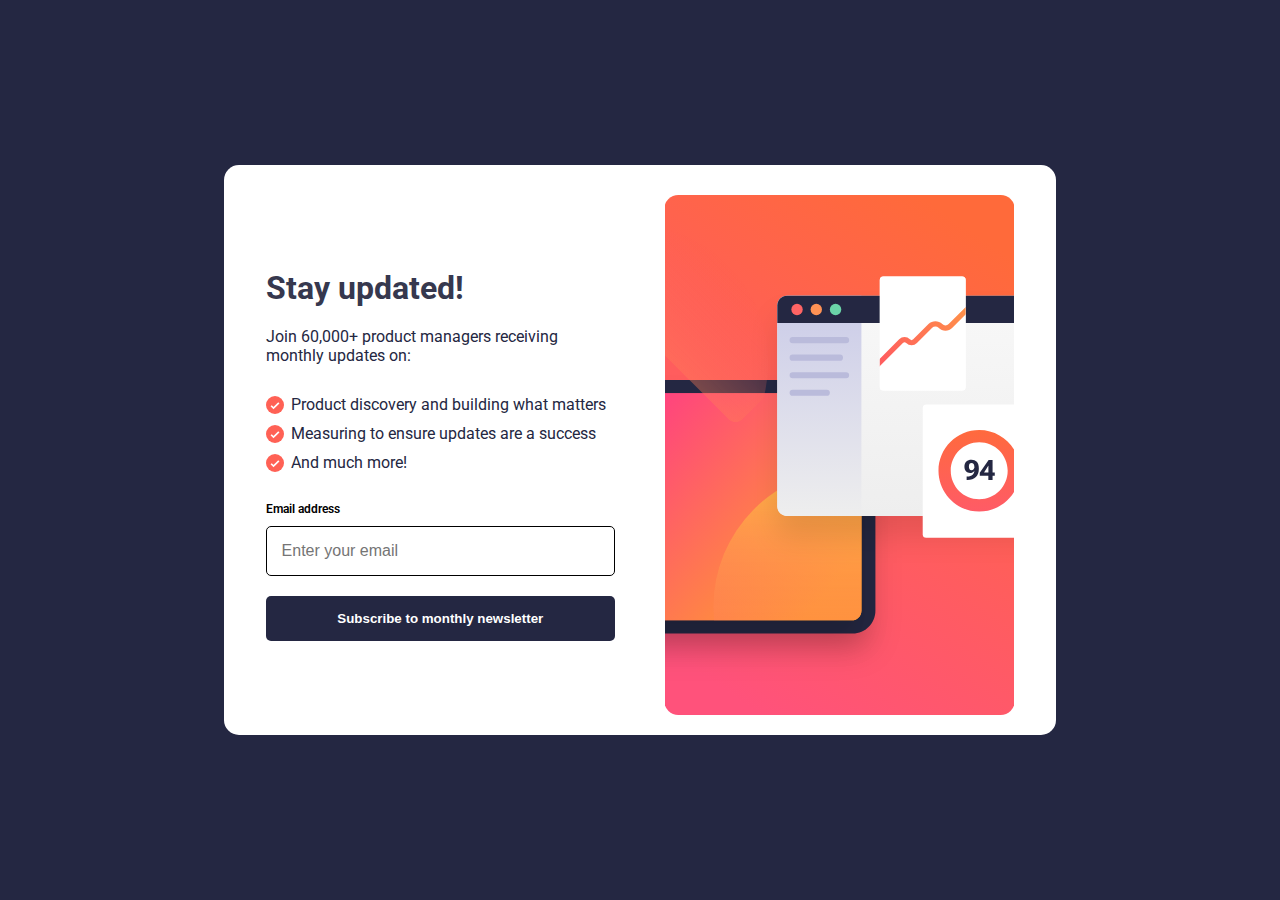
<file: index.html>
<!DOCTYPE html>
<html lang="en">

<head>
    <meta charset="UTF-8">
    <meta http-equiv="X-UA-Compatible" content="IE=edge">
    <meta name="viewport" content="width=device-width, initial-scale=1.0">
    <title>Newsletter sign-up form</title>
    <link rel="stylesheet" href="style.css">
</head>

<body>
    <div class="container">
        <div class="content">
            <div class="form">
                <div class="text">
                    <div class="heading">
                        <h1>Stay updated!</h1>
                        <p>Join 60,000+ product managers receiving monthly updates on:</p>
                    </div>
                    <div class="list">
                        <ol>
                            <li>Product discovery and building what matters</li>
                            <li>Measuring to ensure updates are a success</li>
                            <li>And much more!</li>
                        </ol>
                    </div>
                    <form id="formSubmit"type="" >
                        <div class="input-section">
                            <label class="Label" for="email">Email address</label>
                            <input id="emailInput" class="Input" name="email" type="email"
                                placeholder="Enter your email">
                        </div>
                        <div class="btn">
                            <button id="subBtn" class="button1" type="submit">Subscribe to monthly newsletter</button>
                        </div>
                    </form>

                </div>
                <div class="img"></div>
            </div>
        </div>
    </div>
    <script src="script.js"></script>
    <!-- <script src="script2.js"></script> -->
</body>

</html>
</file>
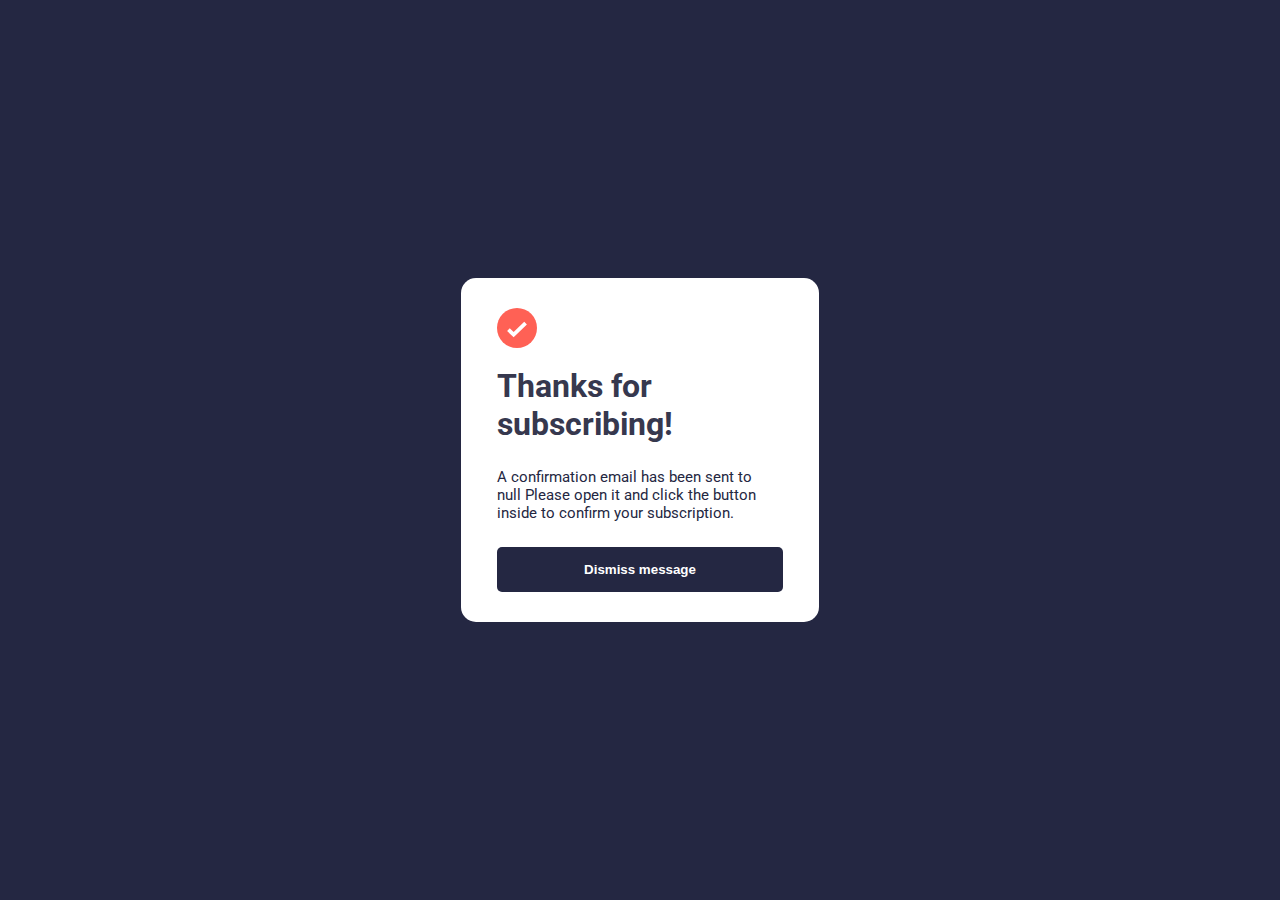
<file: index2.html>
<!DOCTYPE html>
<html lang="en">

<head>
    <meta charset="UTF-8">
    <meta http-equiv="X-UA-Compatible" content="IE=edge">
    <meta name="viewport" content="width=device-width, initial-scale=1.0">
    <title>Response</title>
    <link rel="stylesheet" href="style2.css">
</head>

<body>
    <div class="container">
        <div class="content">
            <div class="form">
                <div class="text">
                    <div class="heading">
                        <img src="./images/icon-list.svg" alt="">
                        <h1>Thanks for subscribing!</h1>
                        <p id="response"></p>
                    </div>
                    <div class="btn">
                        <button id="dismiss" class="button2" type="button">Dismiss message</button>
                    </div>

                </div>
            </div>
        </div>
    </div>
    <script src="script2.js"></script>
    <!-- <script src="script.js"></script> -->

</body>

</html>
</file>
<file: style.css>
@import url('https://fonts.googleapis.com/css2?family=Roboto:ital,wght@0,100;0,300;0,400;0,500;0,700;0,900;1,100;1,300;1,400;1,500;1,700;1,900&display=swap');

*{
    margin: 0;
    padding: 0;
}

html, body{
    height: 100%;
    /* background-image: url("./images/faqsBg.svg"); */
    background-repeat: no-repeat;
    font-family: "Roboto", sans-serif;
    background-color:  hsl(234, 29%, 20%)
}


.container{
    display: flex;
    align-items: center;
    justify-content: center;
    height: 100%;
}

.content{
    height: auto;
    width: 65%;
    background-color:hsl(0, 0%, 100%);
    border-radius: 15px;
}
    /************* form **********/
.form{
    width: 90%;
    margin: 30px auto 20px;
    height: auto;
    display: flex;
    align-items: center;
    justify-content: space-evenly;
    gap: 50px;
}

/************* heading **********/
.heading h1{
    color: hsl(235, 18%, 26%);
}
.heading p{
    padding: 20px 0px;
    color: hsl(234, 29%, 20%);
}

.text{
    width: 50%;
}
/************* list **********/

.list ol {
    list-style-type: none;
  }
  
  .list  li {
    margin: 10px 0; 
    padding-left: 25px; 
    background: url('./images/icon-list.svg') no-repeat left center;  
    background-size: 18px 18px; 
    color: hsl(234, 29%, 20%);
  }

  /************* input section **********/

  .input-section{
      display: flex;
      flex-direction: column;
      padding: 20px 0px;
      gap: 10px;
  }

  .Input{
      padding:15px 15px ;
      outline: none;
      border-radius:5px;
      border: 1px solid black;
      font-size: 16px;
  }

  .Label{
      font-size:12px ;
      font-weight: 600;
  }
   /************* btn **********/
 .button1{
    width: 100%;
    padding: 15px 0px;
    cursor: pointer;
    background-color:  hsl(234, 29%, 20%);
    color:  hsl(0, 0%, 100%);
    border: none;
    border-radius: 5px;
    font-weight: 600;
}
.button1:hover{
    background: linear-gradient(90deg, rgba(253,29,29,1) 42%, rgba(252,176,69,1) 100%); 
    box-shadow: 0px 5px 24px -7px rgba(253,29,29,1);
}

 /************* img **********/

.img{
    height: 520px;
    width: 50%;
    background-position: center;
    background-size: cover;
    background-image: url("./images/illustration-sign-up-desktop.svg");
    
}

@media  screen and (max-width:450px) {

    .content{
        width: 95%;
        height: auto;
    }

    .form{
        width: 90%;
        margin: 30px auto 20px;
        height: auto;
        display: flex;
        align-items: center;
        justify-content: space-evenly;
        flex-direction: column-reverse;
        gap: 20px;
    }

    .img{
        height: 300px;
        width: 100%;
        background-image: url("./images/illustration-sign-up-mobile.svg");
        
    }

    .text{
        width: 100%;
    }

}
</file>
<file: style2.css>
@import url('https://fonts.googleapis.com/css2?family=Roboto:ital,wght@0,100;0,300;0,400;0,500;0,700;0,900;1,100;1,300;1,400;1,500;1,700;1,900&display=swap');


*{
    margin: 0;
    padding: 0;
}

html, body{
    height: 100%;
    /* background-image: url("./images/faqsBg.svg"); */
    background-repeat: no-repeat;
    font-family: "Roboto", sans-serif;
    background-color:  hsl(234, 29%, 20%)
}
.container{
    display: flex;
    align-items: center;
    justify-content: center;
    height: 100%;
}

.content{
    height: auto;
    width: 28%;
    background-color:hsl(0, 0%, 100%);
    border-radius: 15px;
}

.heading h1{
    padding-top: 15px;
    color: hsl(235, 18%, 26%);
}
.heading p{
    padding: 25px 0px;
    font-size: 15px;
    color: hsl(234, 29%, 20%);
}

.heading img{
    width: 40px;
}
.form{
    width: 80%;
    margin: 30px auto 30px;
    height: auto;
}


.button2{
    width: 100%;
    padding: 15px 0px;
    cursor: pointer;
    background-color:  hsl(234, 29%, 20%);
    color:  hsl(0, 0%, 100%);
    border: none;
    border-radius: 5px;
    font-weight: 600;
}

.button2:hover{
    background: linear-gradient(90deg, rgba(253,29,29,1) 42%, rgba(252,176,69,1) 100%); 
    box-shadow: 0px 5px 24px -7px rgba(253,29,29,1);
}

@media screen and (max-width:450px) {
    .content{
        height: 80vh;
        width: 90%;
    }

    .button2{
      margin-top: 300px;
    }

    .heading{
        margin-top: 150px;
    }

}
</file>
